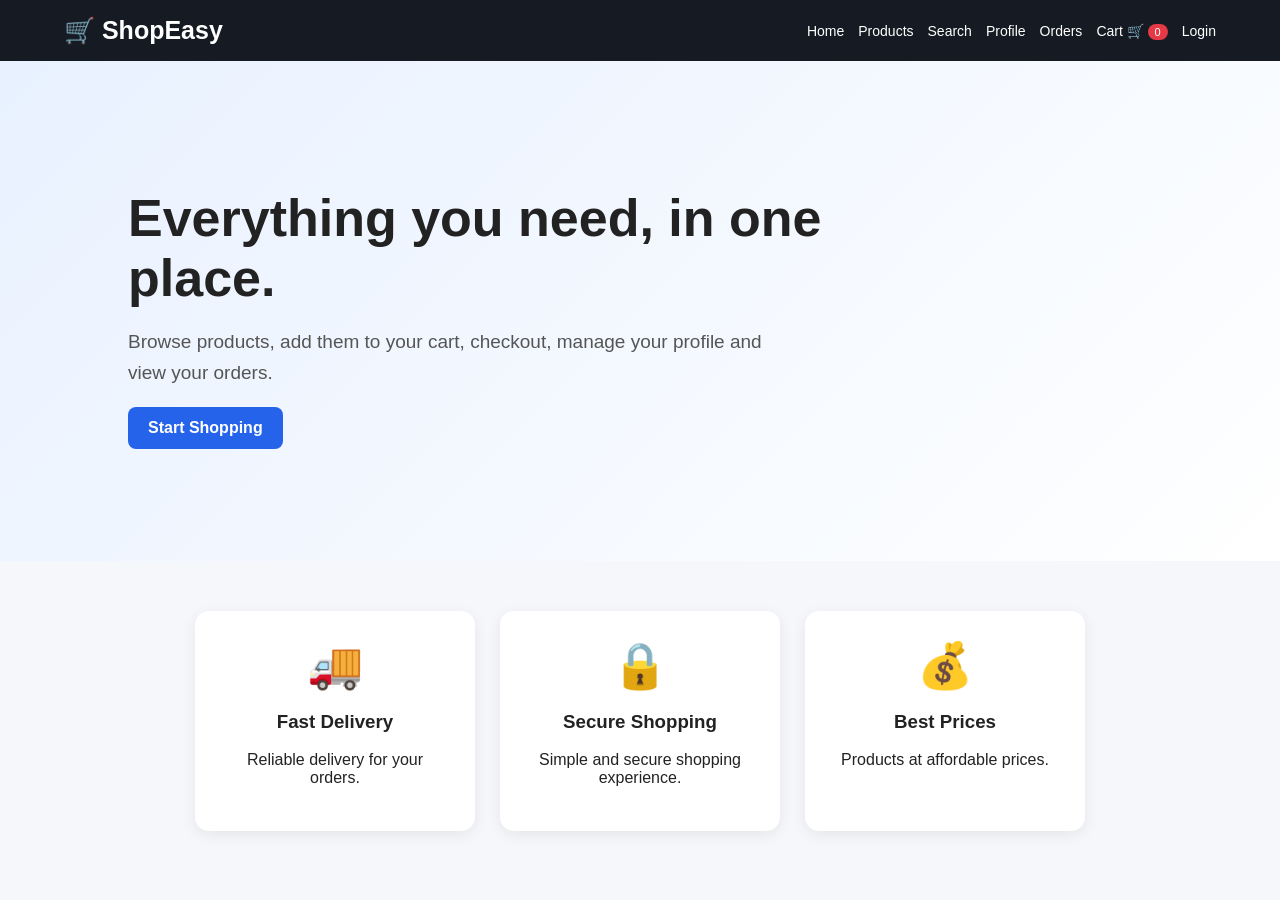
<file: index.html>
<!DOCTYPE html>
<html lang="en">
<head>
    <meta charset="UTF-8">
    <meta name="viewport" content="width=device-width, initial-scale=1.0">
    <title>ShopEasy - Home</title>
    <link rel="stylesheet" href="style.css">
</head>

<body>

<header>
    <div class="brand">🛒 ShopEasy</div>
    <nav id="nav"></nav>
</header>

<main>

<section class="hero">

    <div>
       

        <h1>Everything you need, in one place.</h1>

        <p>
            Browse products, add them to your cart,
            checkout, manage your profile and view your orders.
        </p>

        <a href="products.html" class="btn">
            Start Shopping
        </a>
    </div>

</section>


<section class="features">

    <div class="feature">
        <span>🚚</span>
        <h3>Fast Delivery</h3>
        <p>Reliable delivery for your orders.</p>
    </div>

    <div class="feature">
        <span>🔒</span>
        <h3>Secure Shopping</h3>
        <p>Simple and secure shopping experience.</p>
    </div>

    <div class="feature">
        <span>💰</span>
        <h3>Best Prices</h3>
        <p>Products at affordable prices.</p>
    </div>

</section>

</main>


<script src="script.js"></script>

</body>
</html>
</file>
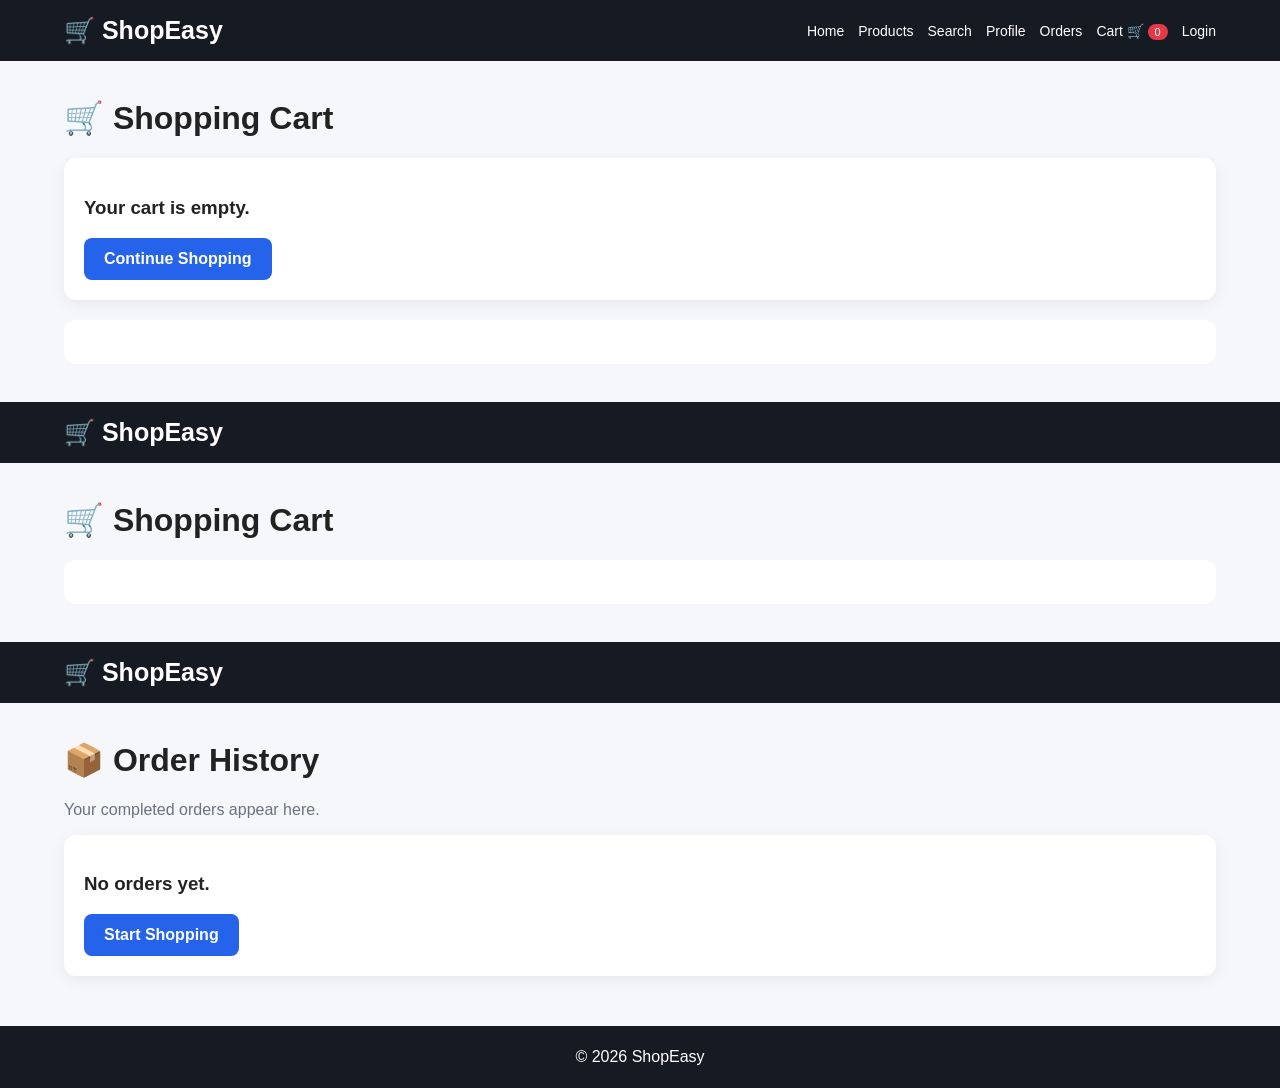
<file: cart.html>
<!DOCTYPE html>
<html lang="en">

<head>

    <meta charset="UTF-8">

    <meta name="viewport"
          content="width=device-width, initial-scale=1.0">

    <title>Cart - ShopEasy</title>

    <link rel="stylesheet"
          href="style.css">

</head>

<body>

<header>

    <div class="brand">
        🛒 ShopEasy
    </div>

    <nav id="nav"></nav>

</header>


<main class="container">

    <h1>
        🛒 Shopping Cart
    </h1>


    <div id="cartItems"></div>


    <div
        id="cartSummary"
        class="summary">

    </div>

</main><!DOCTYPE html>
<html lang="en">

<head>

    <meta charset="UTF-8">

    <meta name="viewport"
          content="width=device-width, initial-scale=1.0">

    <title>Cart - ShopEasy</title>

    <link rel="stylesheet"
          href="style.css">

</head>

<body>

<header>

    <div class="brand">
        🛒 ShopEasy
    </div>

    <nav id="nav"></nav>

</header>


<main class="container">

    <h1>
        🛒 Shopping Cart
    </h1>


    <div id="cartItems"></div>


    <div
        id="cartSummary"
        class="summary">

    </div>

</main>


<!DOCTYPE html>
<html lang="en">

<head>

    <meta charset="UTF-8">

    <meta name="viewport"
          content="width=device-width, initial-scale=1.0">

    <title>Orders - ShopEasy</title>

    <link rel="stylesheet"
          href="style.css">

</head>

<body>

<header>

    <div class="brand">
        🛒 ShopEasy
    </div>

    <nav id="nav"></nav>

</header>


<main class="container">

    <h1>
        📦 Order History
    </h1>

    <p class="muted">
        Your completed orders appear here.
    </p>


    <div id="orderList"></div>

</main>


<footer>
    © 2026 ShopEasy
</footer>


<script src="script.js"></script>

</body>
</html>

<script src="script.js"></script>

</body>
</html>


<script src="script.js"></script>

</body>
</html>
</file>
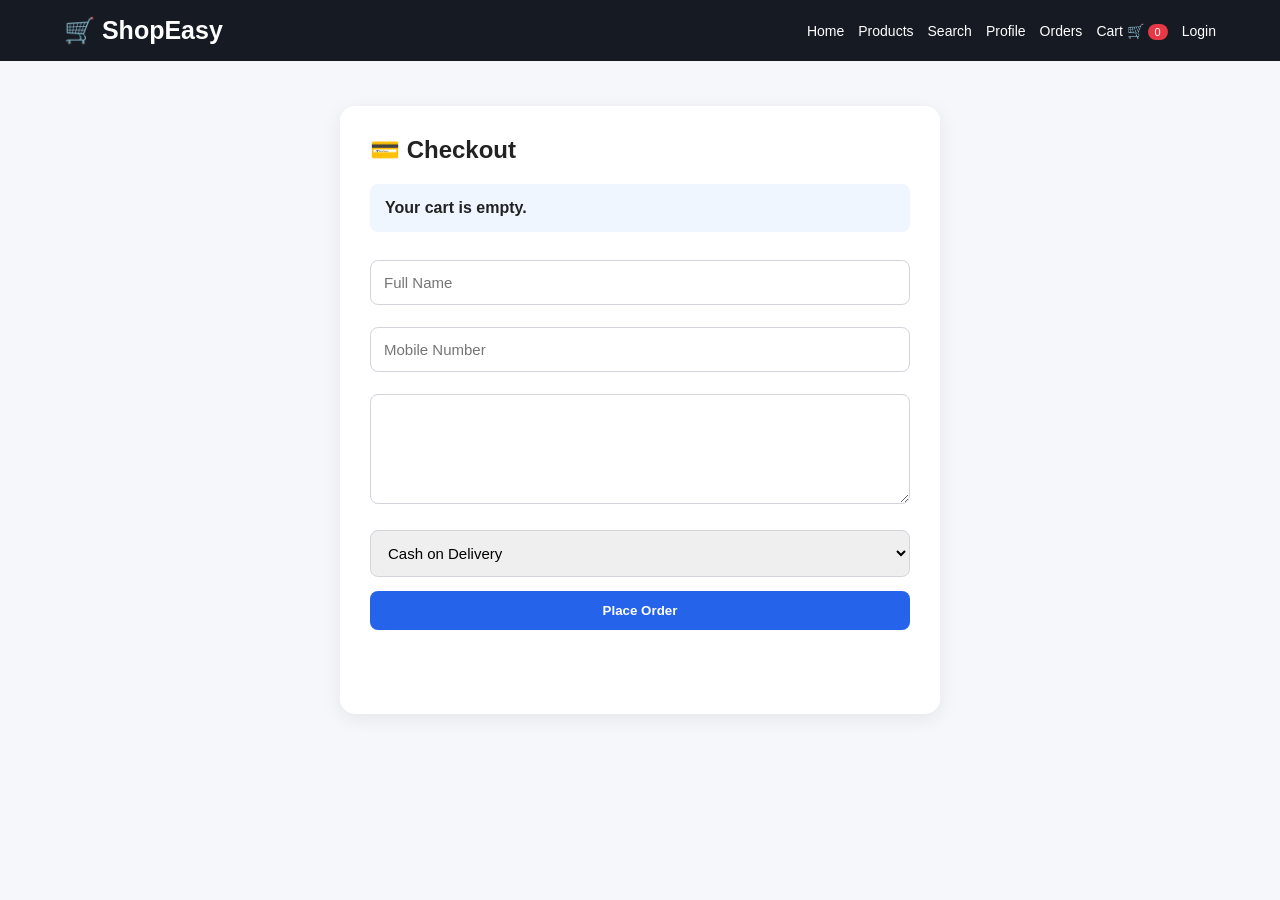
<file: checkout.html>
<!DOCTYPE html>
<html lang="en">

<head>

    <meta charset="UTF-8">

    <meta name="viewport"
          content="width=device-width, initial-scale=1.0">

    <title>Checkout - ShopEasy</title>

    <link rel="stylesheet"
          href="style.css">

</head>

<body>

<header>

    <div class="brand">
        🛒 ShopEasy
    </div>

    <nav id="nav"></nav>

</header>


<main class="form-page">

    <div class="form-card wide">

        <h2>
            💳 Checkout
        </h2>


        <div
            id="checkoutTotal"
            class="checkout-total">

        </div>


        <form id="checkoutForm">

            <input
                id="customerName"
                placeholder="Full Name"
                required
            >


            <input
                id="mobile"
                placeholder="Mobile Number"
                pattern="[0-9]{10}"
                required
            >


            <textarea
                id="address"
                placeholder="Delivery Address"
                required>
            </textarea>


            <select id="paymentMethod">

                <option>
                    Cash on Delivery
                </option>

                <option>
                    UPI
                </option>

                <option>
                    Credit/Debit Card
                </option>

            </select>


            <button
                type="submit"
                class="btn full">

                Place Order

            </button>

        </form>


        <p
            id="checkoutMessage"
            class="message">

        </p>

    </div>

</main>



<script src="script.js"></script>

</body>
</html>
</file>
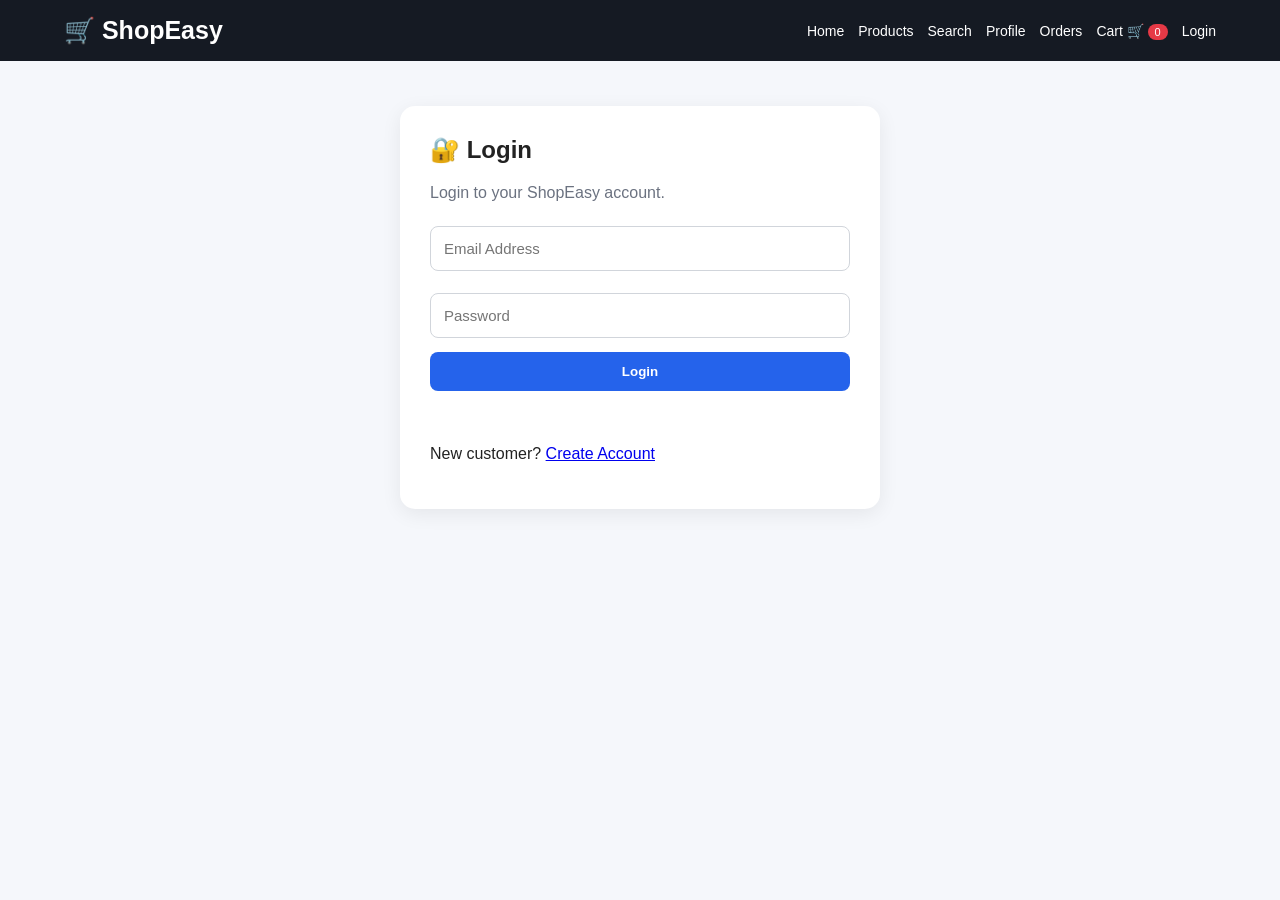
<file: login.html>
<!DOCTYPE html>
<html lang="en">

<head>

    <meta charset="UTF-8">

    <meta name="viewport"
          content="width=device-width, initial-scale=1.0">

    <title>Login - ShopEasy</title>

    <link rel="stylesheet"
          href="style.css">

</head>

<body>

<header>

    <div class="brand">
        🛒 ShopEasy
    </div>

    <nav id="nav"></nav>

</header>


<main class="form-page">

    <div class="form-card">

        <h2>🔐 Login</h2>

        <p class="muted">
            Login to your ShopEasy account.
        </p>


        <form id="loginForm">

            <input
                id="loginEmail"
                type="email"
                placeholder="Email Address"
                required
            >

            <input
                id="loginPassword"
                type="password"
                placeholder="Password"
                required
            >

            <button
                type="submit"
                class="btn full">

                Login

            </button>

        </form>


        <p id="loginMessage"
           class="message">
        </p>


        <p>
            New customer?
            <a href="register.html">
                Create Account
            </a>
        </p>

    </div>

</main>




<script src="script.js"></script>

</body>
</html>
</file>
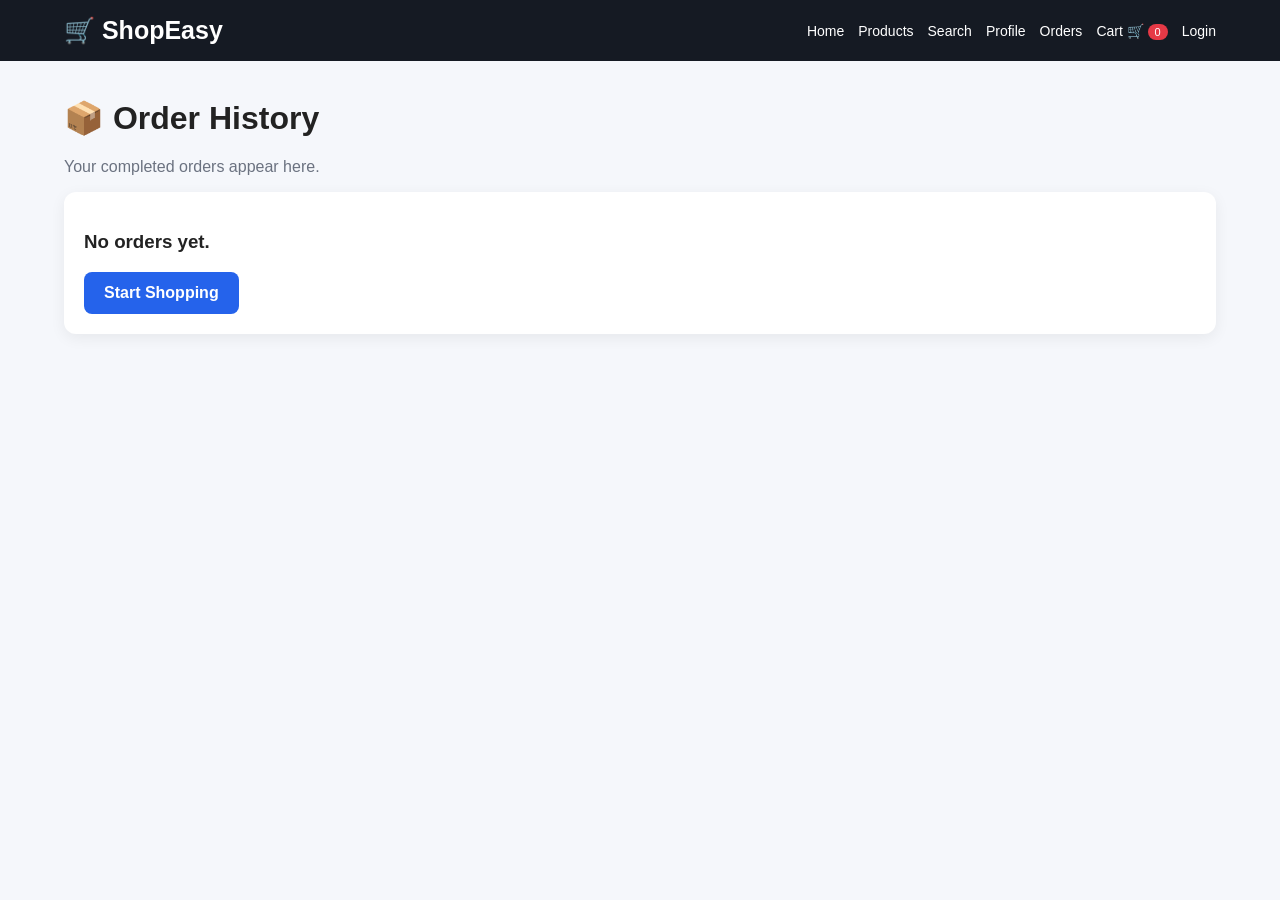
<file: orders.html>
<!DOCTYPE html>
<html lang="en">

<head>

    <meta charset="UTF-8">

    <meta name="viewport"
          content="width=device-width, initial-scale=1.0">

    <title>Orders - ShopEasy</title>

    <link rel="stylesheet"
          href="style.css">

</head>

<body>

<header>

    <div class="brand">
        🛒 ShopEasy
    </div>

    <nav id="nav"></nav>

</header>


<main class="container">

    <h1>
        📦 Order History
    </h1>

    <p class="muted">
        Your completed orders appear here.
    </p>


    <div id="orderList"></div>

</main>



<script src="script.js"></script>

</body>
</html>
</file>
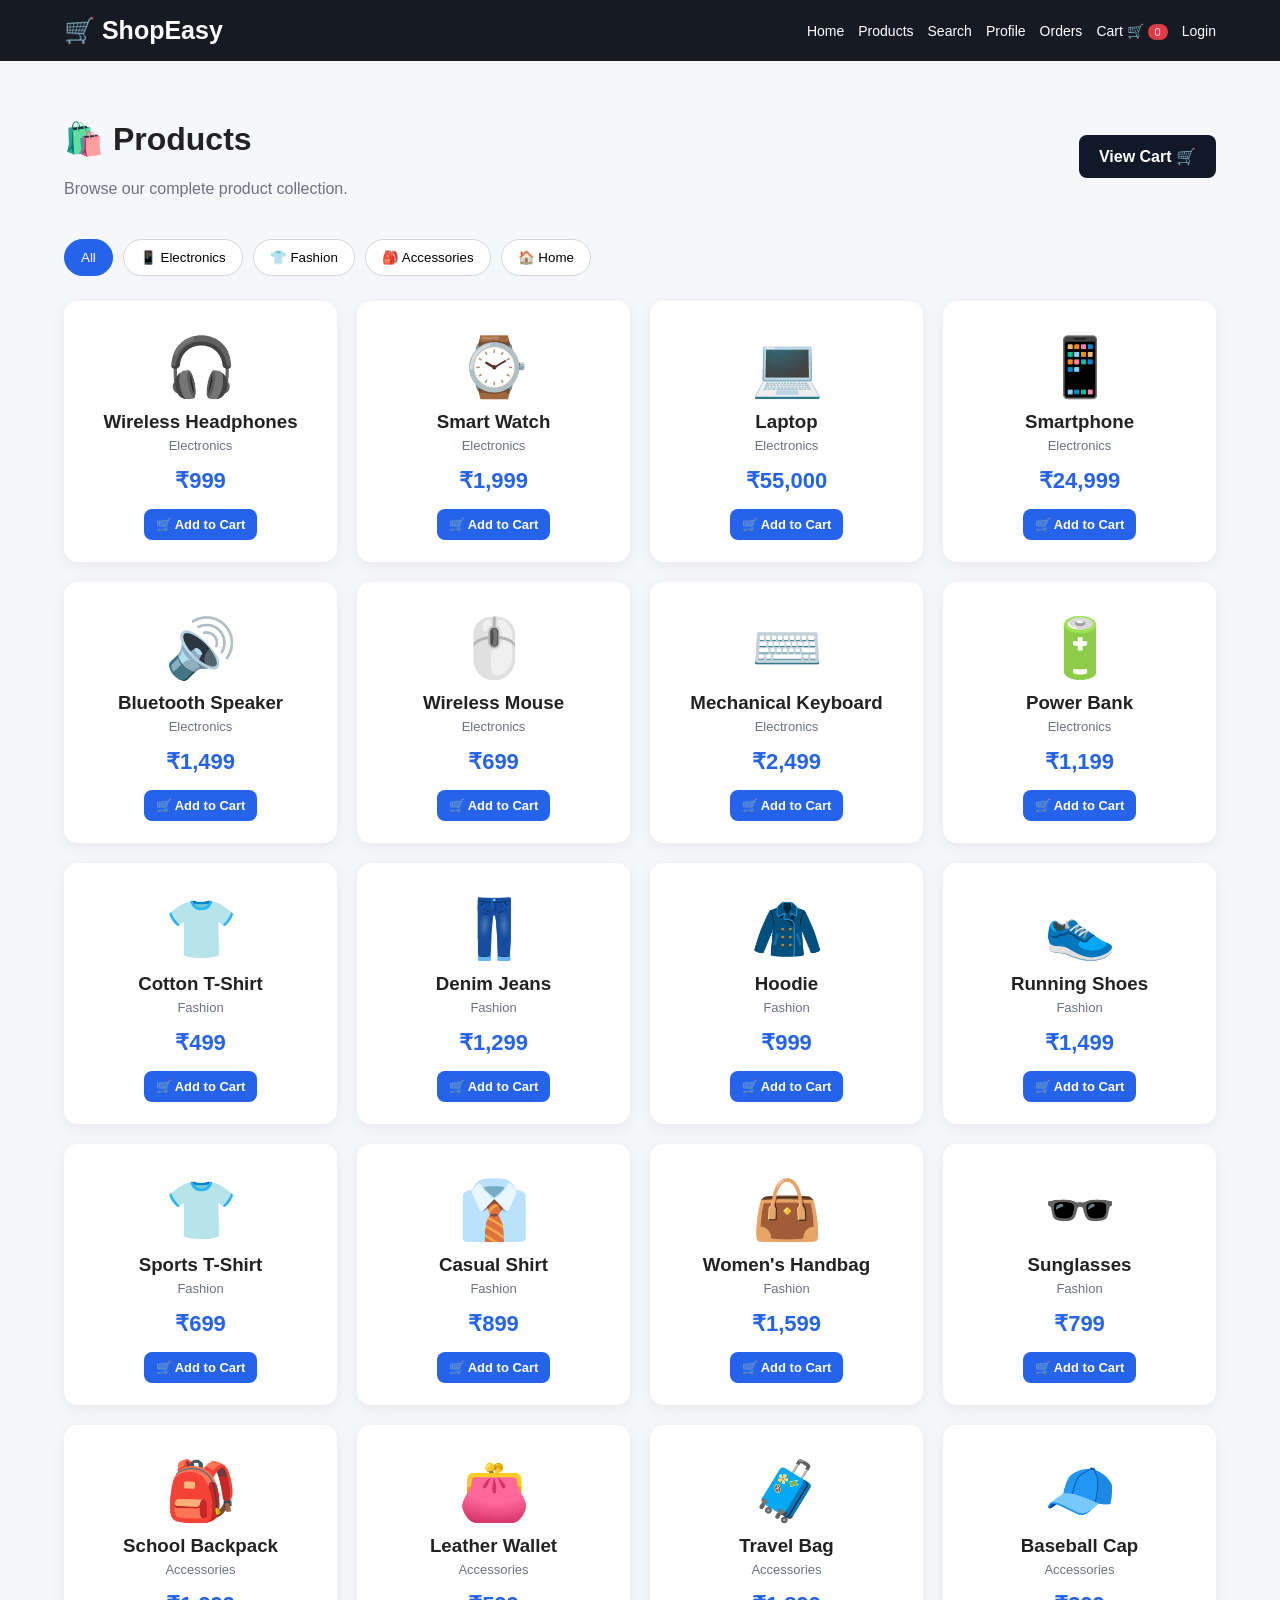
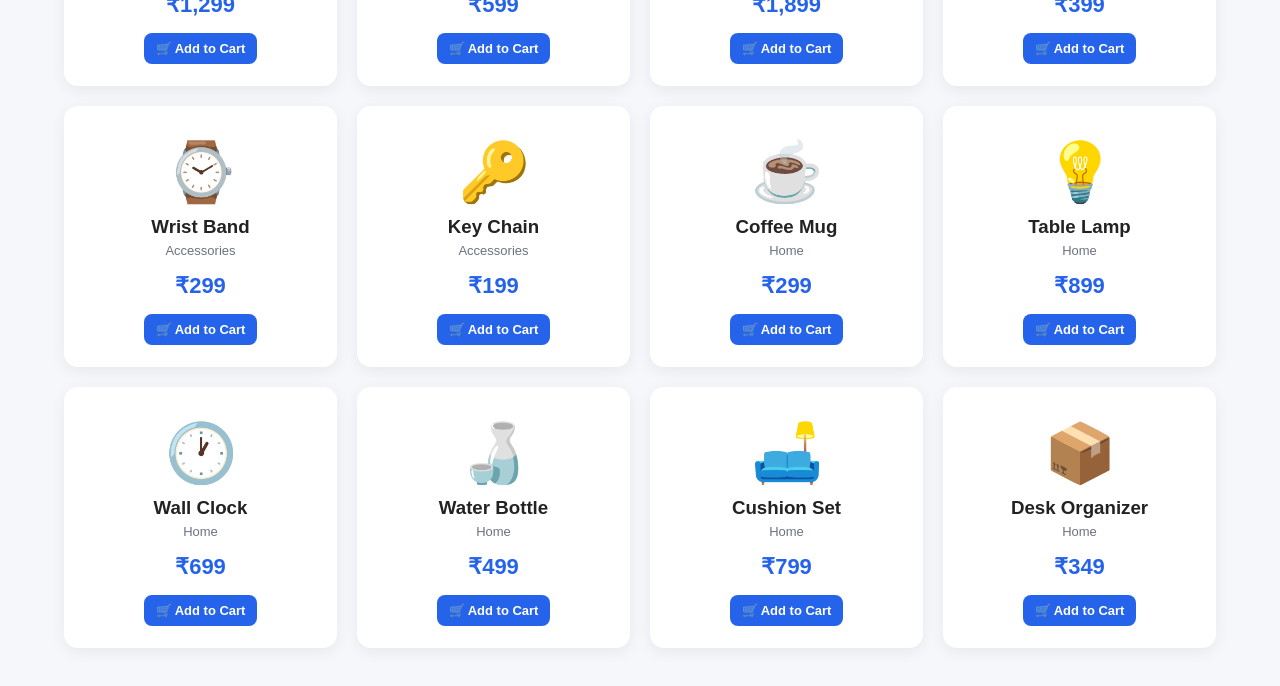
<file: products.html>
<!DOCTYPE html>
<html lang="en">

<head>

    <meta charset="UTF-8">

    <meta name="viewport"
          content="width=device-width, initial-scale=1.0">

    <title>Products - ShopEasy</title>

    <link rel="stylesheet"
          href="style.css">

</head>

<body>

<header>

    <div class="brand">
        🛒 ShopEasy
    </div>

    <nav id="nav"></nav>

</header>


<main class="container">

    <div class="page-heading">

        <div>

            <h1>
                🛍️ Products
            </h1>

            <p class="muted">
                Browse our complete product collection.
            </p>

        </div>


        <a href="cart.html"
           class="btn secondary">

            View Cart 🛒

        </a>

    </div>


    <div class="categories">

        <button
            class="category active"
            data-category="All">

            All

        </button>

        <button
            class="category"
            data-category="Electronics">

            📱 Electronics

        </button>

        <button
            class="category"
            data-category="Fashion">

            👕 Fashion

        </button>

        <button
            class="category"
            data-category="Accessories">

            🎒 Accessories

        </button>

        <button
            class="category"
            data-category="Home">

            🏠 Home

        </button>

    </div>


    <div
        id="productList"
        class="products">

    </div>

</main>



<script src="script.js"></script>

</body>
</html>
</file>
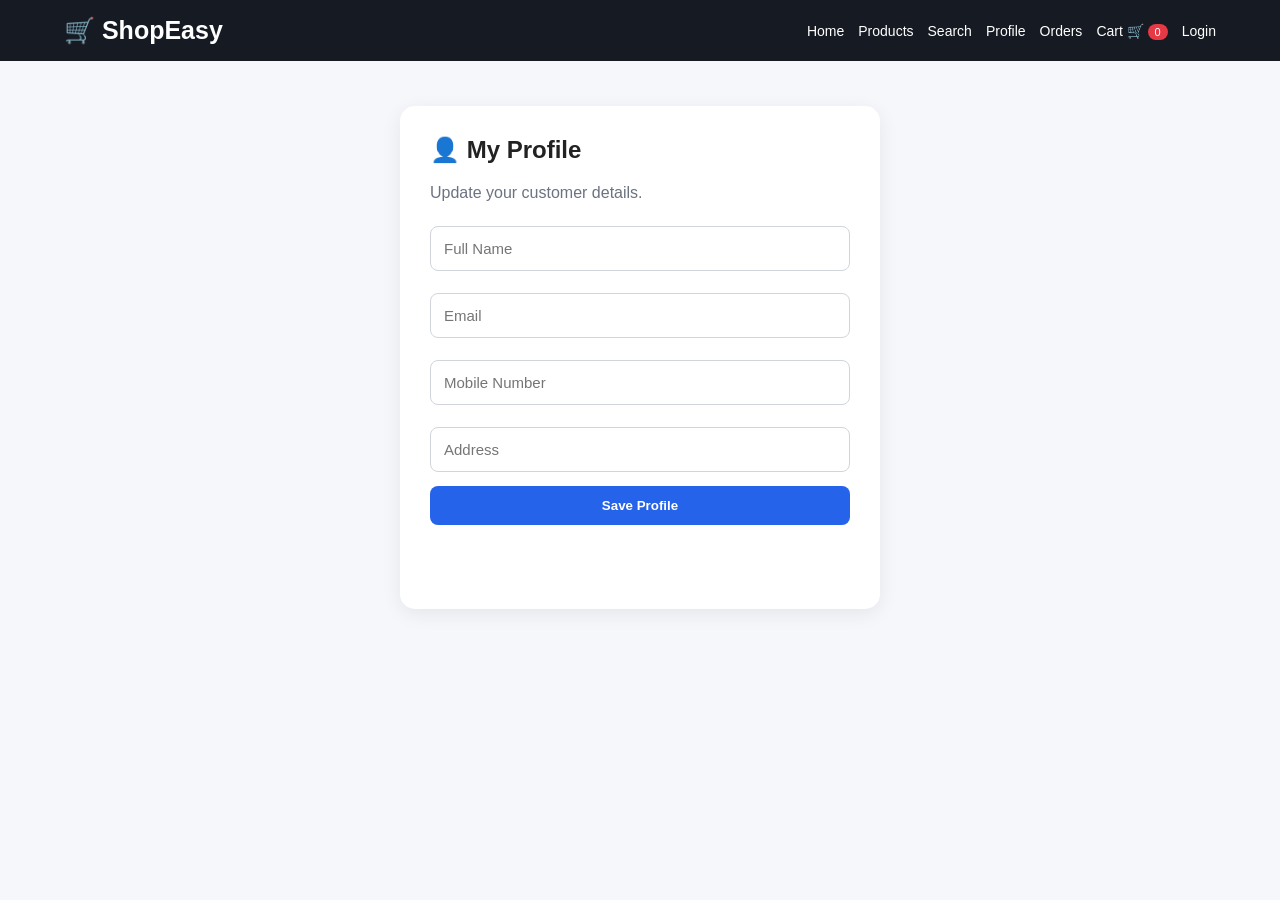
<file: profile.html>
<!DOCTYPE html>
<html lang="en">

<head>

    <meta charset="UTF-8">

    <meta name="viewport"
          content="width=device-width, initial-scale=1.0">

    <title>Profile - ShopEasy</title>

    <link rel="stylesheet"
          href="style.css">

</head>

<body>

<header>

    <div class="brand">
        🛒 ShopEasy
    </div>

    <nav id="nav"></nav>

</header>


<main class="form-page">

    <div class="form-card">

        <h2>
            👤 My Profile
        </h2>

        <p class="muted">
            Update your customer details.
        </p>


        <form id="profileForm">

            <input
                id="profileName"
                placeholder="Full Name"
                required
            >


            <input
                id="profileEmail"
                type="email"
                placeholder="Email"
                required
            >


            <input
                id="profileMobile"
                placeholder="Mobile Number"
                required
            >


            <input
                id="profileAddress"
                placeholder="Address"
                required
            >


            <button
                type="submit"
                class="btn full">

                Save Profile

            </button>

        </form>


        <p
            id="profileMessage"
            class="message">

        </p>

    </div>

</main>




<script src="script.js"></script>

</body>
</html>
</file>
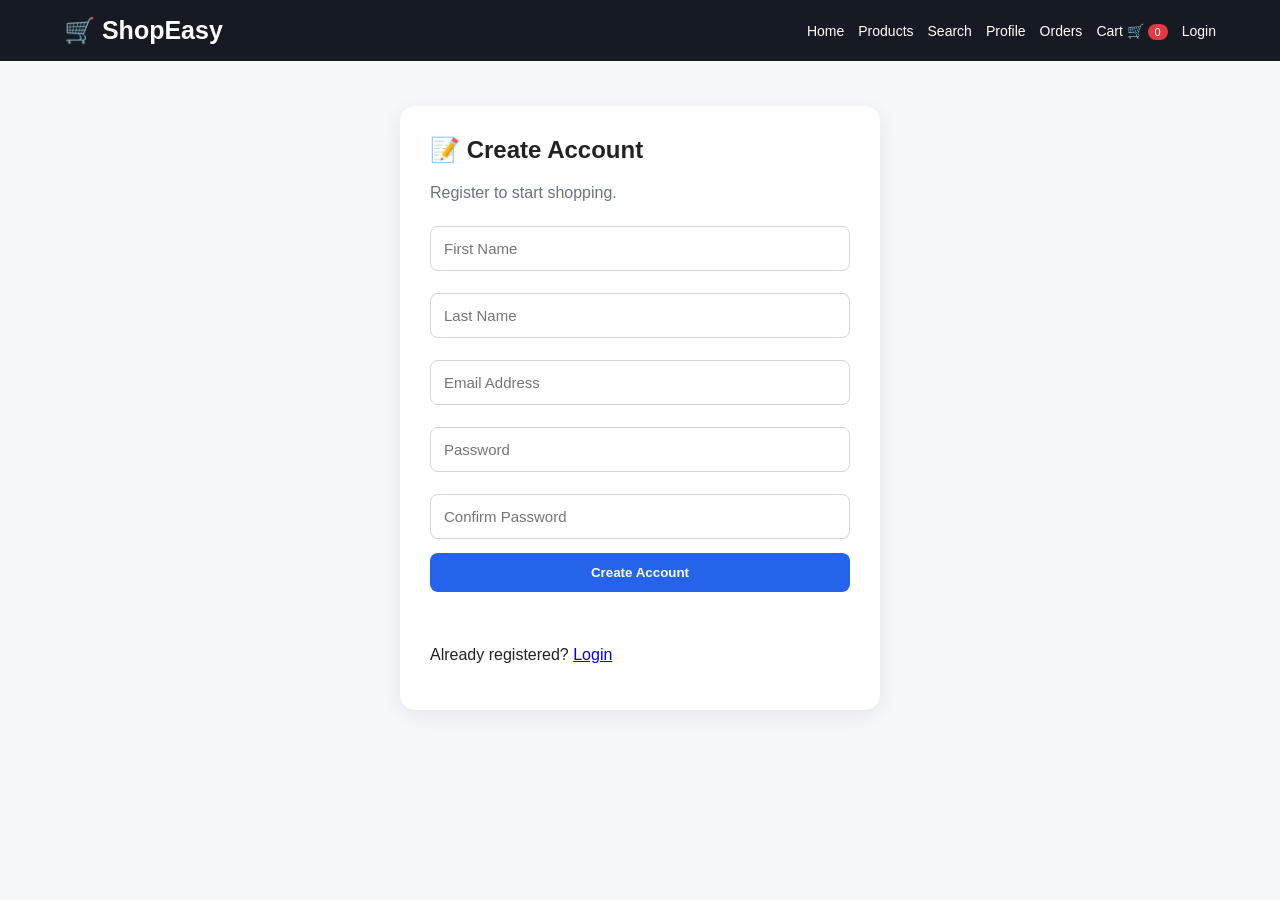
<file: register.html>
<!DOCTYPE html>
<html lang="en">

<head>

    <meta charset="UTF-8">

    <meta name="viewport"
          content="width=device-width, initial-scale=1.0">

    <title>Register - ShopEasy</title>

    <link rel="stylesheet"
          href="style.css">

</head>

<body>

<header>

    <div class="brand">
        🛒 ShopEasy
    </div>

    <nav id="nav"></nav>

</header>


<main class="form-page">

    <div class="form-card">

        <h2>📝 Create Account</h2>

        <p class="muted">
            Register to start shopping.
        </p>


        <form id="registerForm">

            <input
                id="firstName"
                placeholder="First Name"
                required
            >

            <input
                id="lastName"
                placeholder="Last Name"
                required
            >

            <input
                id="email"
                type="email"
                placeholder="Email Address"
                required
            >

            <input
                id="password"
                type="password"
                placeholder="Password"
                required
            >

            <input
                id="confirmPassword"
                type="password"
                placeholder="Confirm Password"
                required
            >

            <button
                type="submit"
                class="btn full">

                Create Account

            </button>

        </form>


        <p id="registerMessage"
           class="message">
        </p>


        <p>
            Already registered?
            <a href="login.html">Login</a>
        </p>

    </div>

</main>




<script src="script.js"></script>

</body>
</html>
</file>
<file: style.css>
* {
    box-sizing: border-box;
}


body {
    margin: 0;

    font-family: Arial, Helvetica, sans-serif;

    background: #f5f7fb;

    color: #222;
}


/* HEADER */

header {
    background: #151a23;

    color: white;

    padding: 16px 5%;

    display: flex;

    align-items: center;

    justify-content: space-between;

    gap: 20px;

    position: sticky;

    top: 0;

    z-index: 10;
}


.brand {
    font-size: 25px;

    font-weight: bold;
}


nav {
    display: flex;

    align-items: center;

    gap: 14px;

    flex-wrap: wrap;
}


nav a {
    color: white;

    text-decoration: none;

    font-size: 14px;
}


nav a:hover {
    text-decoration: underline;
}


.cart-count {
    background: #e63946;

    border-radius: 20px;

    padding: 2px 7px;

    font-size: 11px;
}


/* MAIN */

.container {
    width: 90%;

    max-width: 1200px;

    margin: 38px auto;
}


/* HERO */

.hero {
    min-height: 500px;

    padding: 80px 10%;

    display: flex;

    align-items: center;

    background:
        linear-gradient(
            135deg,
            #e8f1ff,
            #ffffff
        );
}


.hero h1 {
    font-size: 52px;

    max-width: 700px;

    margin: 15px 0;
}


.hero p {
    font-size: 19px;

    max-width: 650px;

    line-height: 1.6;

    color: #555;
}


.badge {
    display: inline-block;

    background: #dbeafe;

    color: #1d4ed8;

    padding: 8px 14px;

    border-radius: 20px;

    font-size: 13px;

    font-weight: bold;
}


/* BUTTON */

.btn {
    display: inline-block;

    border: none;

    background: #2563eb;

    color: white;

    padding: 12px 20px;

    border-radius: 8px;

    text-decoration: none;

    cursor: pointer;

    font-weight: bold;
}


.btn:hover {
    background: #1d4ed8;
}


.btn.secondary {
    background: #111827;
}


.btn.danger {
    background: #dc2626;
}


.btn.small {
    padding: 8px 12px;

    font-size: 13px;
}


.btn.full {
    width: 100%;
}


/* FEATURES */

.features {
    display: flex;

    gap: 25px;

    justify-content: center;

    padding: 50px 5%;

    flex-wrap: wrap;
}


.feature {
    background: white;

    width: 280px;

    padding: 28px;

    text-align: center;

    border-radius: 14px;

    box-shadow:
        0 4px 15px #00000012;
}


.feature span {
    font-size: 45px;
}


/* PAGE HEADING */

.page-heading {
    display: flex;

    justify-content: space-between;

    align-items: center;

    gap: 20px;

    margin-bottom: 25px;
}


.muted {
    color: #6b7280;
}


/* CATEGORY */

.categories {
    display: flex;

    gap: 10px;

    flex-wrap: wrap;

    margin: 25px 0;
}


.category {
    border: 1px solid #d1d5db;

    background: white;

    padding: 10px 16px;

    border-radius: 20px;

    cursor: pointer;
}


.category:hover,
.category.active {
    background: #2563eb;

    color: white;

    border-color: #2563eb;
}


/* PRODUCTS */

.products {
    display: grid;

    grid-template-columns:
        repeat(
            auto-fit,
            minmax(220px, 1fr)
        );

    gap: 20px;
}


.product {
    background: white;

    border-radius: 14px;

    padding: 22px;

    text-align: center;

    box-shadow:
        0 4px 15px #00000010;
}


.product-icon {
    font-size: 58px;

    margin: 10px;
}


.product h3 {
    margin: 10px 0 5px;
}


.category-name {
    color: #6b7280;

    font-size: 13px;
}


.price {
    font-size: 22px;

    font-weight: bold;

    color: #2563eb;

    margin: 15px;
}


/* FORMS */

.form-page {
    min-height: 75vh;

    padding: 45px 20px;
}


.form-card {
    background: white;

    width: 100%;

    max-width: 480px;

    margin: auto;

    padding: 30px;

    border-radius: 15px;

    box-shadow:
        0 5px 20px #00000012;
}


.form-card.wide {
    max-width: 600px;
}


.form-card h2 {
    margin-top: 0;
}


input,
textarea,
select,
.search {
    width: 100%;

    padding: 13px;

    margin: 8px 0 14px;

    border: 1px solid #d1d5db;

    border-radius: 8px;

    font-size: 15px;
}


textarea {
    min-height: 110px;

    resize: vertical;
}


.message {
    min-height: 22px;

    font-weight: bold;
}


/* CART */

.cart-item,
.order {
    background: white;

    padding: 20px;

    border-radius: 12px;

    margin: 15px 0;

    box-shadow:
        0 4px 15px #00000010;
}


.cart-row {
    display: flex;

    justify-content: space-between;

    align-items: center;

    gap: 15px;
}


.summary {
    background: white;

    padding: 22px;

    border-radius: 12px;

    margin-top: 20px;
}


.checkout-total {
    background: #eff6ff;

    padding: 15px;

    border-radius: 8px;

    margin-bottom: 20px;

    font-weight: bold;
}


/* ORDERS */

.order-products {
    background: #f9fafb;

    padding: 12px;

    border-radius: 8px;

    margin-top: 10px;
}


.status {
    display: inline-block;

    padding: 5px 10px;

    border-radius: 15px;

    background: #dcfce7;

    color: #166534;

    font-size: 12px;

    font-weight: bold;
}


/* FOOTER */

footer {
    text-align: center;

    background: #151a23;

    color: white;

    padding: 22px;

    margin-top: 50px;
}


/* MOBILE */

@media(max-width: 800px) {

    header {
        flex-direction: column;

        align-items: flex-start;
    }


    .hero h1 {
        font-size: 38px;
    }


    .page-heading {
        flex-direction: column;

        align-items: flex-start;
    }


    .cart-row {
        flex-direction: column;

        align-items: flex-start;
    }

}
</file>
